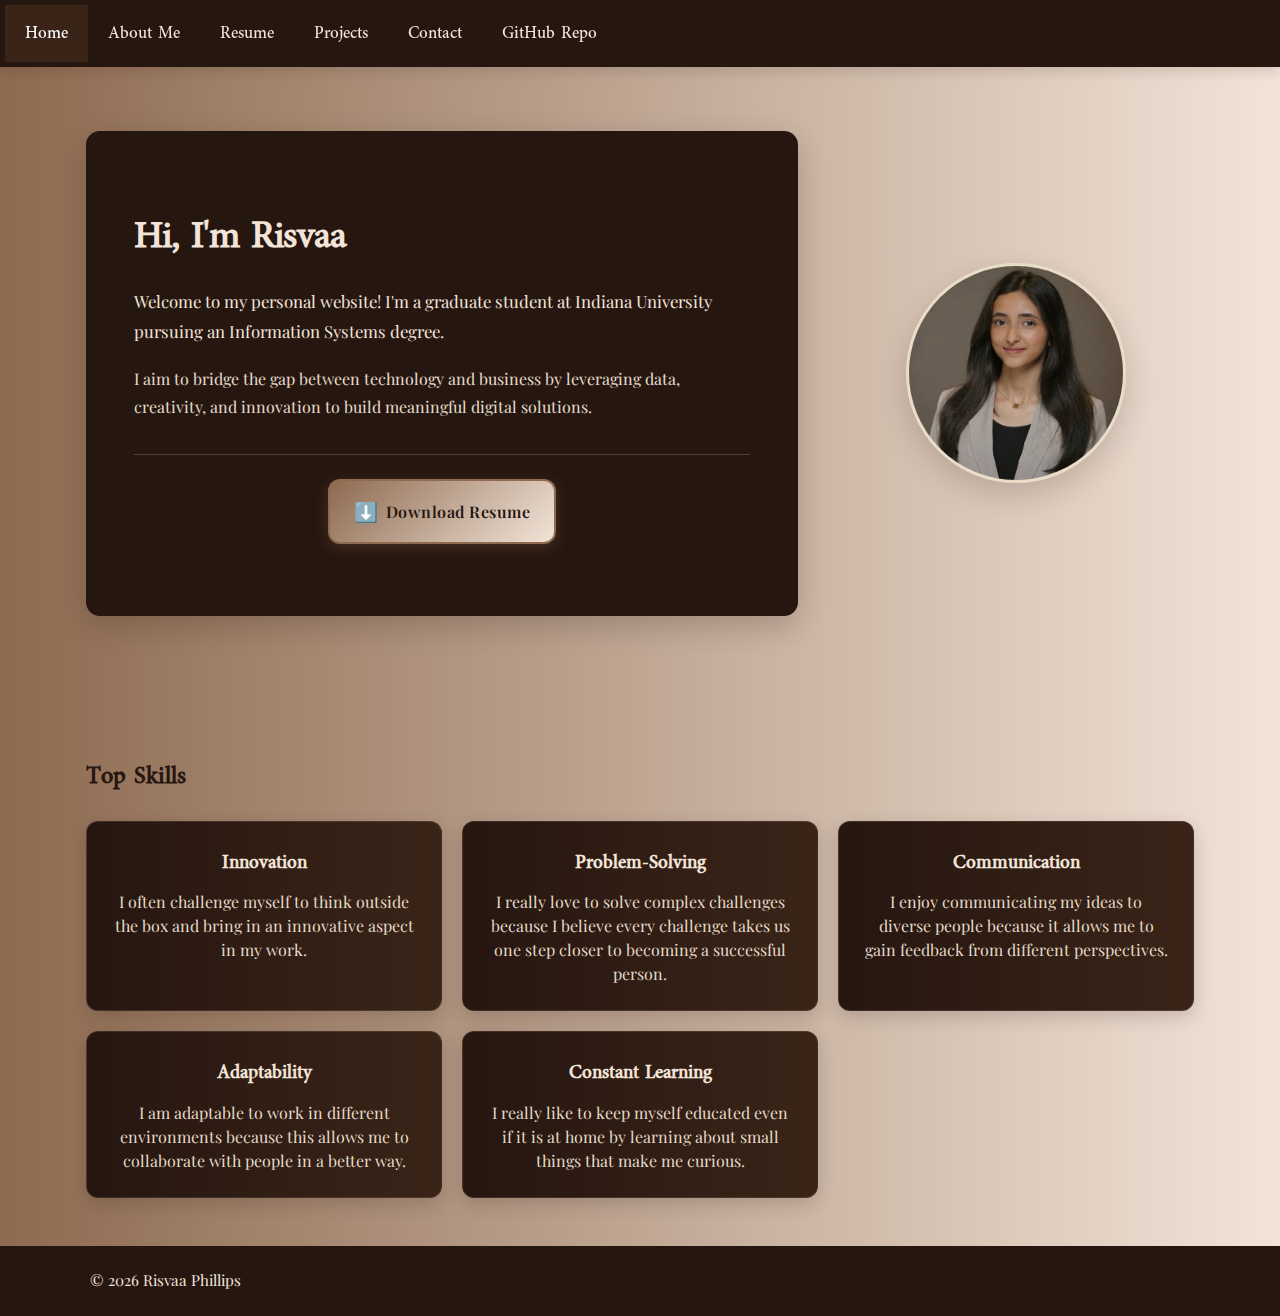
<file: index.html>
<!DOCTYPE html>
<html lang="en">
<head>
  <meta charset="UTF-8">
  <meta name="viewport" content="width=device-width, initial-scale=1">
  <title>Home | Risvaa Phillips</title>
  <link rel="preconnect" href="https://fonts.googleapis.com">
  <link rel="preconnect" href="https://fonts.gstatic.com" crossorigin>
  <link href="https://fonts.googleapis.com/css2?family=Shafarik:wght@400&family=Playfair+Display:wght@400;500;600;700&display=swap" rel="stylesheet">
  <link rel="stylesheet" href="styles.css">
</head>
<body>
  <div class="topnav" id="myTopnav">
    <a href="index.html" class="active">Home</a>
    <a href="about.html">About Me</a>
    <a href="resume.html">Resume</a>
    <a href="projects.html">Projects</a>
    <a href="contact.html">Contact</a>
    <a href="https://github.com/risvaaphillips9/AiDD-risvphil-assignment05" target="_blank">GitHub Repo</a>
    <a href="javascript:void(0);" class="icon" onclick="myFunction()">
      <i class="fa fa-bars"></i>
    </a>
  </div>

  <main class="container" role="main">
    <!-- Hero Section -->
    <section class="hero-section fade-in">
      <div class="hero-content">
        <div class="hero-text">
          <div class="hero-box">
            <h1 class="hero-heading">Hi, I'm Risvaa</h1>
            <p class="welcome-message">Welcome to my personal website! I'm a graduate student at Indiana University pursuing an Information Systems degree.</p>
            <p class="mission-statement">I aim to bridge the gap between technology and business by leveraging data, creativity, and innovation to build meaningful digital solutions.</p>
            
            <!-- Resume Button Section -->
            <div class="resume-actions">
              <div class="resume-button-container">
                <a href="Phillips_Risvaa_Resume.pdf" class="resume-btn primary" download>
                  <span class="btn-icon">⬇️</span>
                  <span class="btn-text">Download Resume</span>
                </a>
              </div>
            </div>
          </div>
        </div>
        <div class="hero-image">
          <img src="images/headshot.png" alt="Risvaa Phillips headshot" class="headshot">
        </div>
      </div>
    </section>

    <section class="skills-section fade-in">
      <h2>Top Skills</h2>
      <div class="skills-grid">
        <div class="skill-card">
          <h3>Innovation</h3>
          <p>I often challenge myself to think outside the box and bring in an innovative aspect in my work.</p>
        </div>
        <div class="skill-card">
          <h3>Problem-Solving</h3>
          <p>I really love to solve complex challenges because I believe every challenge takes us one step closer to becoming a successful person.</p>
        </div>
        <div class="skill-card">
          <h3>Communication</h3>
          <p>I enjoy communicating my ideas to diverse people because it allows me to gain feedback from different perspectives.</p>
        </div>
        <div class="skill-card">
          <h3>Adaptability</h3>
          <p>I am adaptable to work in different environments because this allows me to collaborate with people in a better way.</p>
        </div>
        <div class="skill-card">
          <h3>Constant Learning</h3>
          <p>I really like to keep myself educated even if it is at home by learning about small things that make me curious.</p>
        </div>
        <div class="skill-card">
          <h3>Leadership</h3>
          <p>I enjoy being a leader because it allows me to take on some pressure and organize my work into small manageable tasks.</p>
        </div>
      </div>
      <!-- CTAs removed as requested -->
    </section>
  </main>

  <footer class="site-footer" role="contentinfo">
    <div class="container">
      <p>© <span id="year"></span> Risvaa Phillips</p>
    </div>
  </footer>

  <script>
    document.getElementById('year').textContent = new Date().getFullYear();

    function myFunction() {
      var x = document.getElementById("myTopnav");
      if (x.className === "topnav") {
        x.className += " responsive";
      } else {
        x.className = "topnav";
      }
    }

    // Fade-in visibility for elements with .fade-in
    document.addEventListener('DOMContentLoaded', function () {
      var items = document.querySelectorAll('.fade-in');
      items.forEach(function (el, idx) {
        setTimeout(function () { el.classList.add('visible'); }, 120 * idx);
      });
    });
  </script>
  <script src="script.js"></script>
</body>
</html>
</file>
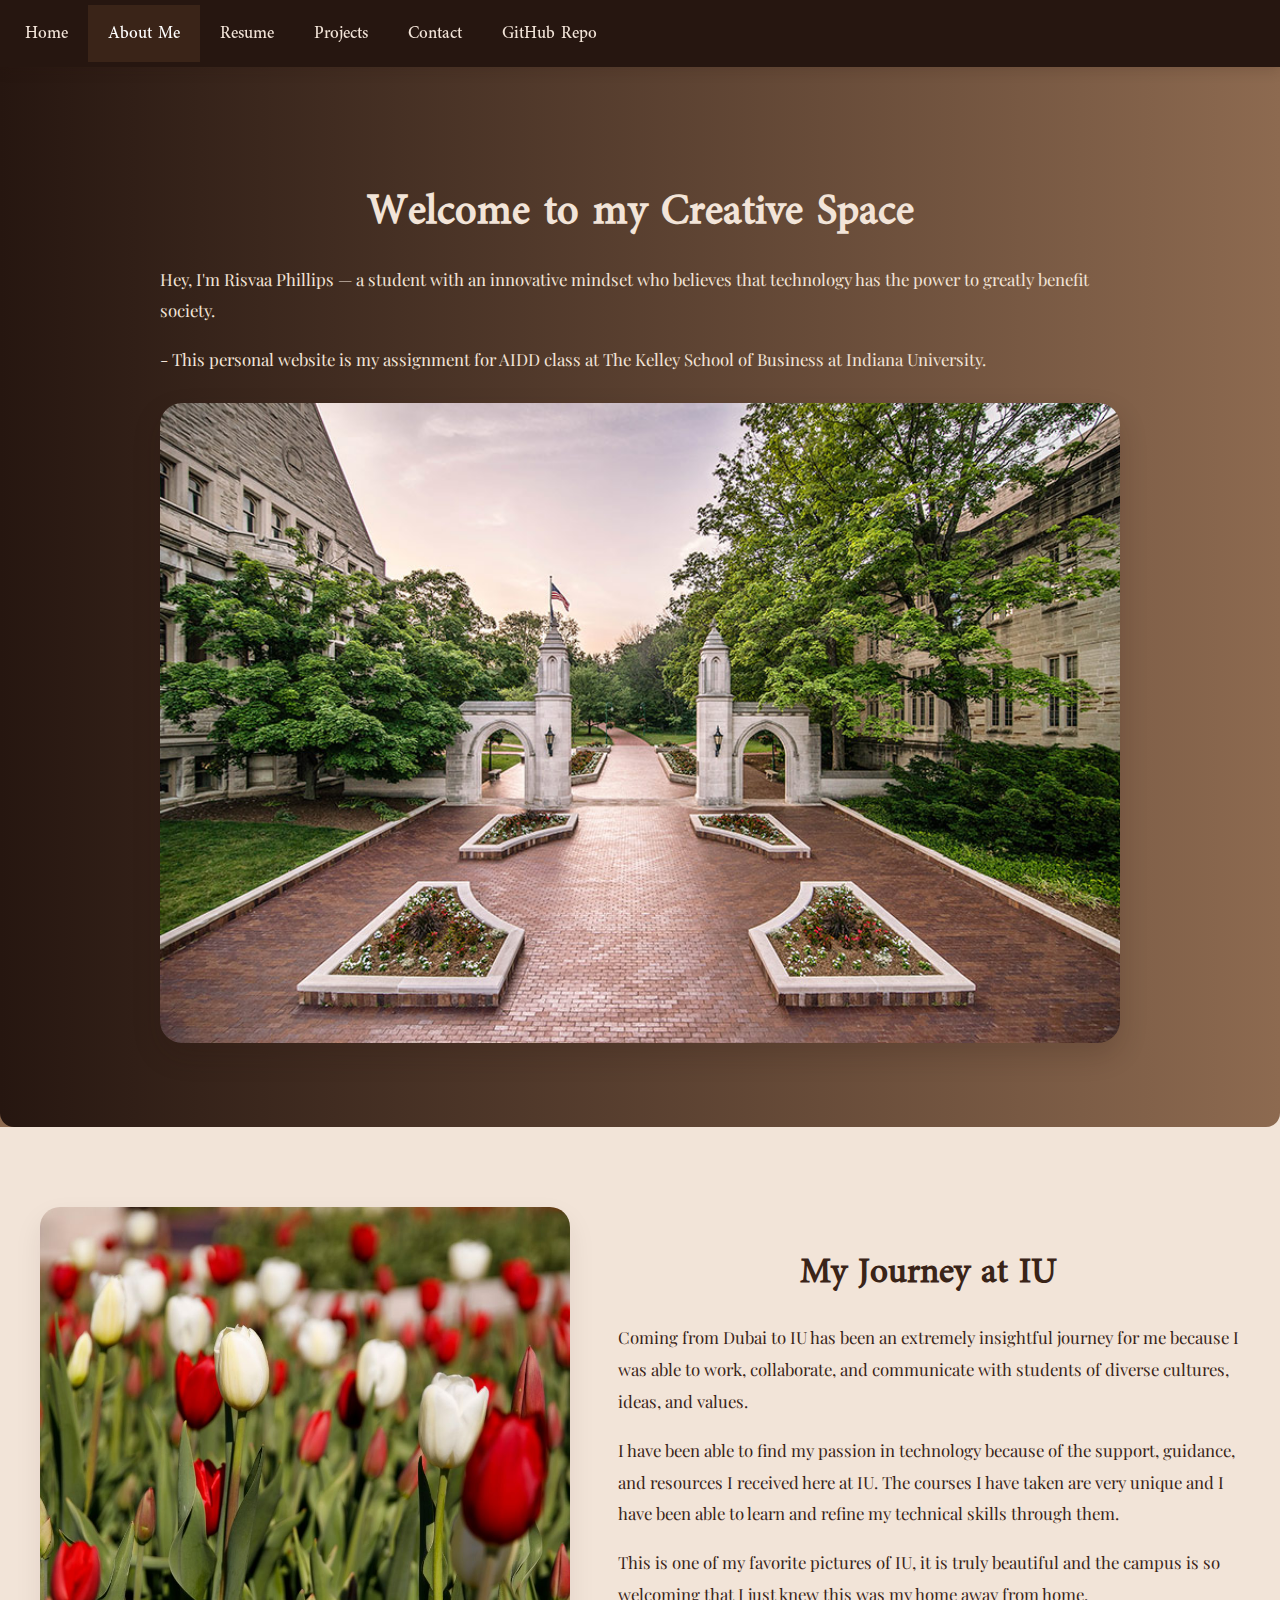
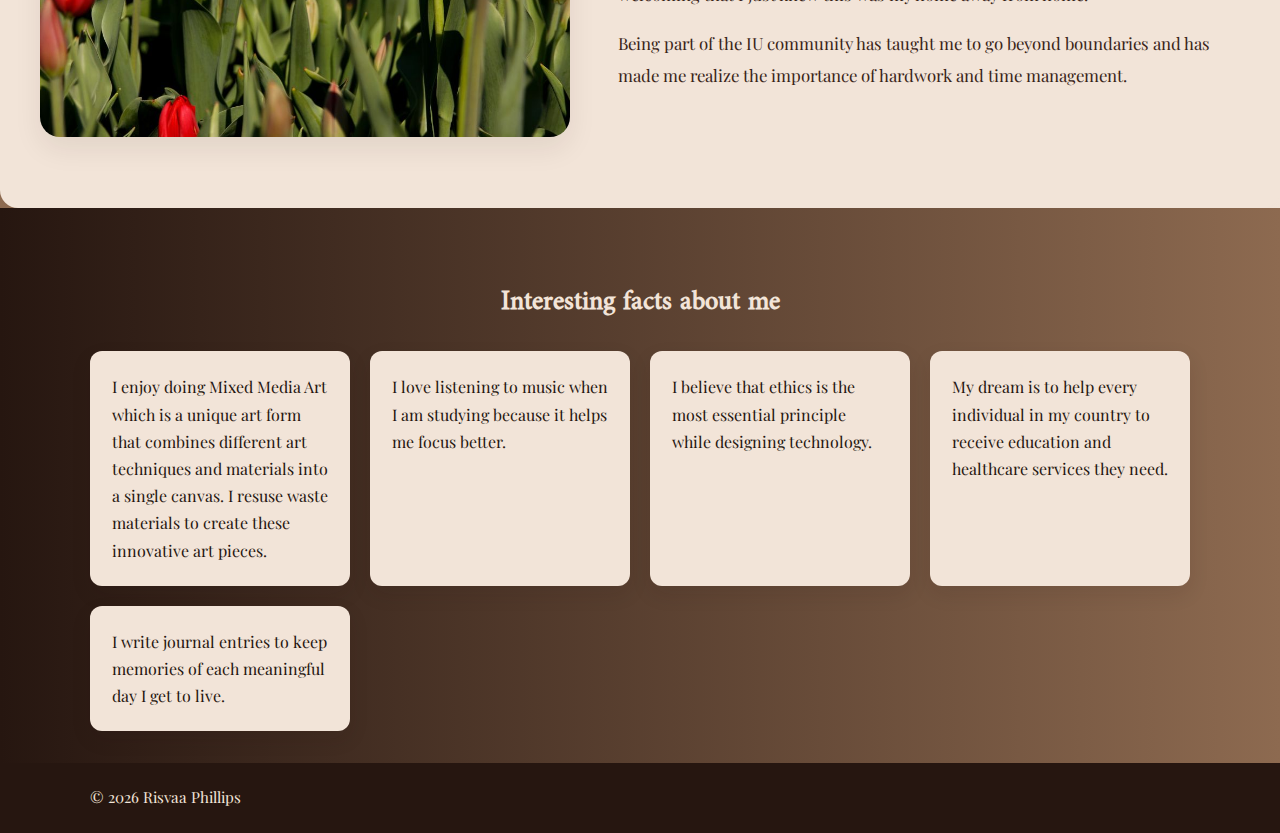
<file: about.html>
<!DOCTYPE html>
<html lang="en">
<head>
  <meta charset="UTF-8">
  <meta name="viewport" content="width=device-width, initial-scale=1">
  <title>About Me | Risvaa Phillips</title>
  <link rel="preconnect" href="https://fonts.googleapis.com">
  <link rel="preconnect" href="https://fonts.gstatic.com" crossorigin>
  <link href="https://fonts.googleapis.com/css2?family=Shafarik:wght@400&family=Playfair+Display:wght@400;500;600;700&display=swap" rel="stylesheet">
  <link rel="stylesheet" href="styles.css">
</head>
<body>
  <div class="topnav" id="myTopnav">
    <a href="index.html">Home</a>
    <a href="about.html" class="active">About Me</a>
    <a href="resume.html">Resume</a>
    <a href="projects.html">Projects</a>
    <a href="contact.html">Contact</a>
    <a href="https://github.com/risvaaphillips9/AiDD-risvphil-assignment05" target="_blank">GitHub Repo</a>
    <a href="javascript:void(0);" class="icon" onclick="myFunction()">
      <i class="fa fa-bars"></i>
    </a>
  </div>

  <main class="container" role="main">
    <!-- About Hero -->
    <section class="about-hero fade-in">
      <div class="about-hero-inner">
        <div class="about-hero-copy">
          <h1 class="about-title">Welcome to my Creative Space</h1>
          <p class="about-lead">Hey, I'm Risvaa Phillips — a student with an innovative mindset who believes that technology has the power to greatly benefit society.</p>
          <p class="about-note">- This personal website is my assignment for AIDD class at The Kelley School of Business at Indiana University.</p>
          
          
          <img src="images/sample.jpg" alt="sample" class="about-sample">
        </div>
      </div>
    </section>

    <!-- Journey Section -->
    <section class="journey-section">
      <div class="journey-inner container-flex">
        <div class="journey-image">
          <img src="images/tulip.jpg" alt="IU campus" class="journey-img">
        </div>
        <div class="journey-copy">
          <h2 class="journey-title">My Journey at IU</h2>
          <p>Coming from Dubai to IU has been an extremely insightful journey for me because I was able to work, collaborate, and communicate with students of diverse cultures, ideas, and values.</p>
          <p>I have been able to find my passion in technology because of the support, guidance, and resources I received here at IU. The courses I have taken are very unique and I have been able to learn and refine my technical skills through them.</p>
          <p>This is one of my favorite pictures of IU, it is truly beautiful and the campus is so welcoming that I just knew this was my home away from home.</p>
          <p>Being part of the IU community has taught me to go beyond boundaries and has made me realize the importance of hardwork and time management.</p>
        </div>
      </div>
    </section>

    <!-- Facts Section -->
    <section class="facts-section">
      <div class="facts-inner">
  <h2 class="facts-title">Interesting facts about me</h2>
        <div class="facts-grid">
          <div class="fact-box">I enjoy doing Mixed Media Art which is a unique art form that combines different art techniques and materials into a single canvas. I resuse waste materials to create these innovative art pieces.</div>
          <div class="fact-box">I love listening to music when I am studying because it helps me focus better.</div>
          <div class="fact-box">I believe that ethics is the most essential principle while designing technology.</div>
          <div class="fact-box">My dream is to help every individual in my country to receive education and healthcare services they need.</div>
          <div class="fact-box">I write journal entries to keep memories of each meaningful day I get to live.</div>
        </div>
      </div>
    </section>
  </main>

  <footer class="site-footer" role="contentinfo">
    <div class="container">
      <p>© <span id="year"></span> Risvaa Phillips</p>
    </div>
  </footer>

  <script>
    document.getElementById('year').textContent = new Date().getFullYear();
    
    function myFunction() {
      var x = document.getElementById("myTopnav");
      if (x.className === "topnav") {
        x.className += " responsive";
      } else {
        x.className = "topnav";
      }
    }
  </script>
  <script src="script.js"></script>
</body>
</html>
</file>
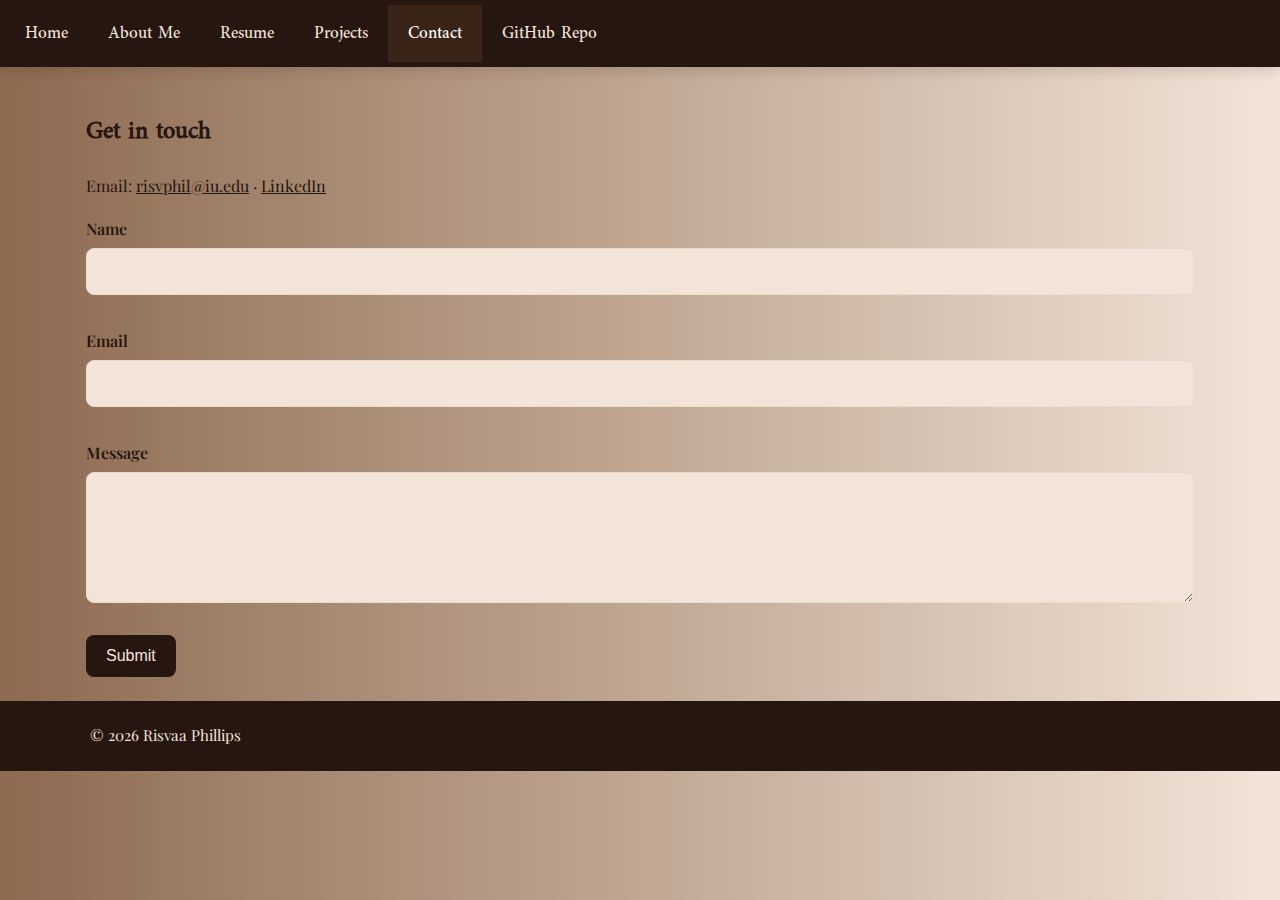
<file: contact.html>
<!DOCTYPE html>
<html lang="en">
<head>
  <meta charset="UTF-8">
  <meta name="viewport" content="width=device-width, initial-scale=1">
  <title>Contact | Risvaa Phillips</title>
  <link rel="preconnect" href="https://fonts.googleapis.com">
  <link rel="preconnect" href="https://fonts.gstatic.com" crossorigin>
  <link href="https://fonts.googleapis.com/css2?family=Shafarik:wght@400&family=Playfair+Display:wght@400;500;600;700&display=swap" rel="stylesheet">
  <link rel="stylesheet" href="styles.css">
</head>
<body>
  <div class="topnav" id="myTopnav">
    <a href="index.html">Home</a>
    <a href="about.html">About Me</a>
    <a href="resume.html">Resume</a>
    <a href="projects.html">Projects</a>
    <a href="contact.html" class="active">Contact</a>
    <a href="https://github.com/risvaaphillips9/personal-website" target="_blank">GitHub Repo</a>
    <a href="javascript:void(0);" class="icon" onclick="myFunction()">
      <i class="fa fa-bars"></i>
    </a>
  </div>

  <main class="container" role="main">
    <section class="fade-in">
      <h2>Get in touch</h2>
      <p>Email: <a href="mailto:risvphil@iu.edu">risvphil@iu.edu</a> · <a href="https://www.linkedin.com/in/risvaaphillips/" target="_blank" rel="noopener">LinkedIn</a></p>
      <form id="contact-form" action="thankyou.html" method="get" novalidate>
        <div class="form-field">
          <label for="name">Name</label>
          <input id="name" name="name" type="text" required>
          <small class="error" aria-live="polite"></small>
        </div>
        <div class="form-field">
          <label for="email">Email</label>
          <input id="email" name="email" type="email" required pattern="^[^\s@]+@[^\s@]+\.[^\s@]+$">
          <small class="error" aria-live="polite"></small>
        </div>
        <div class="form-field">
          <label for="message">Message</label>
          <textarea id="message" name="message" rows="5" required></textarea>
          <small class="error" aria-live="polite"></small>
        </div>
        <button type="submit">Submit</button>
      </form>
    </section>
  </main>

  <footer class="site-footer" role="contentinfo">
    <div class="container">
      <p>© <span id="year"></span> Risvaa Phillips</p>
    </div>
  </footer>

  <script>
    document.getElementById('year').textContent = new Date().getFullYear();
    
    function myFunction() {
      var x = document.getElementById("myTopnav");
      if (x.className === "topnav") {
        x.className += " responsive";
      } else {
        x.className = "topnav";
      }
    }

    const form = document.getElementById('contact-form');
    const name = document.getElementById('name');
    const email = document.getElementById('email');
    const message = document.getElementById('message');

    function showError(input, message) {
      const container = input.parentElement;
      const error = container.querySelector('.error');
      if (error) {
        error.textContent = message || '';
      }
    }

    function clearError(input) { showError(input, ''); }

    form.addEventListener('submit', function (e) {
      let valid = true;

      [name, email, message].forEach((input) => {
        if (!input.checkValidity()) {
          valid = false;
          showError(input, input.validationMessage);
        } else {
          clearError(input);
        }
      });

      if (!valid) {
        e.preventDefault();
      }
    });
  </script>
  <script src="script.js"></script>
</body>
</html>
</file>
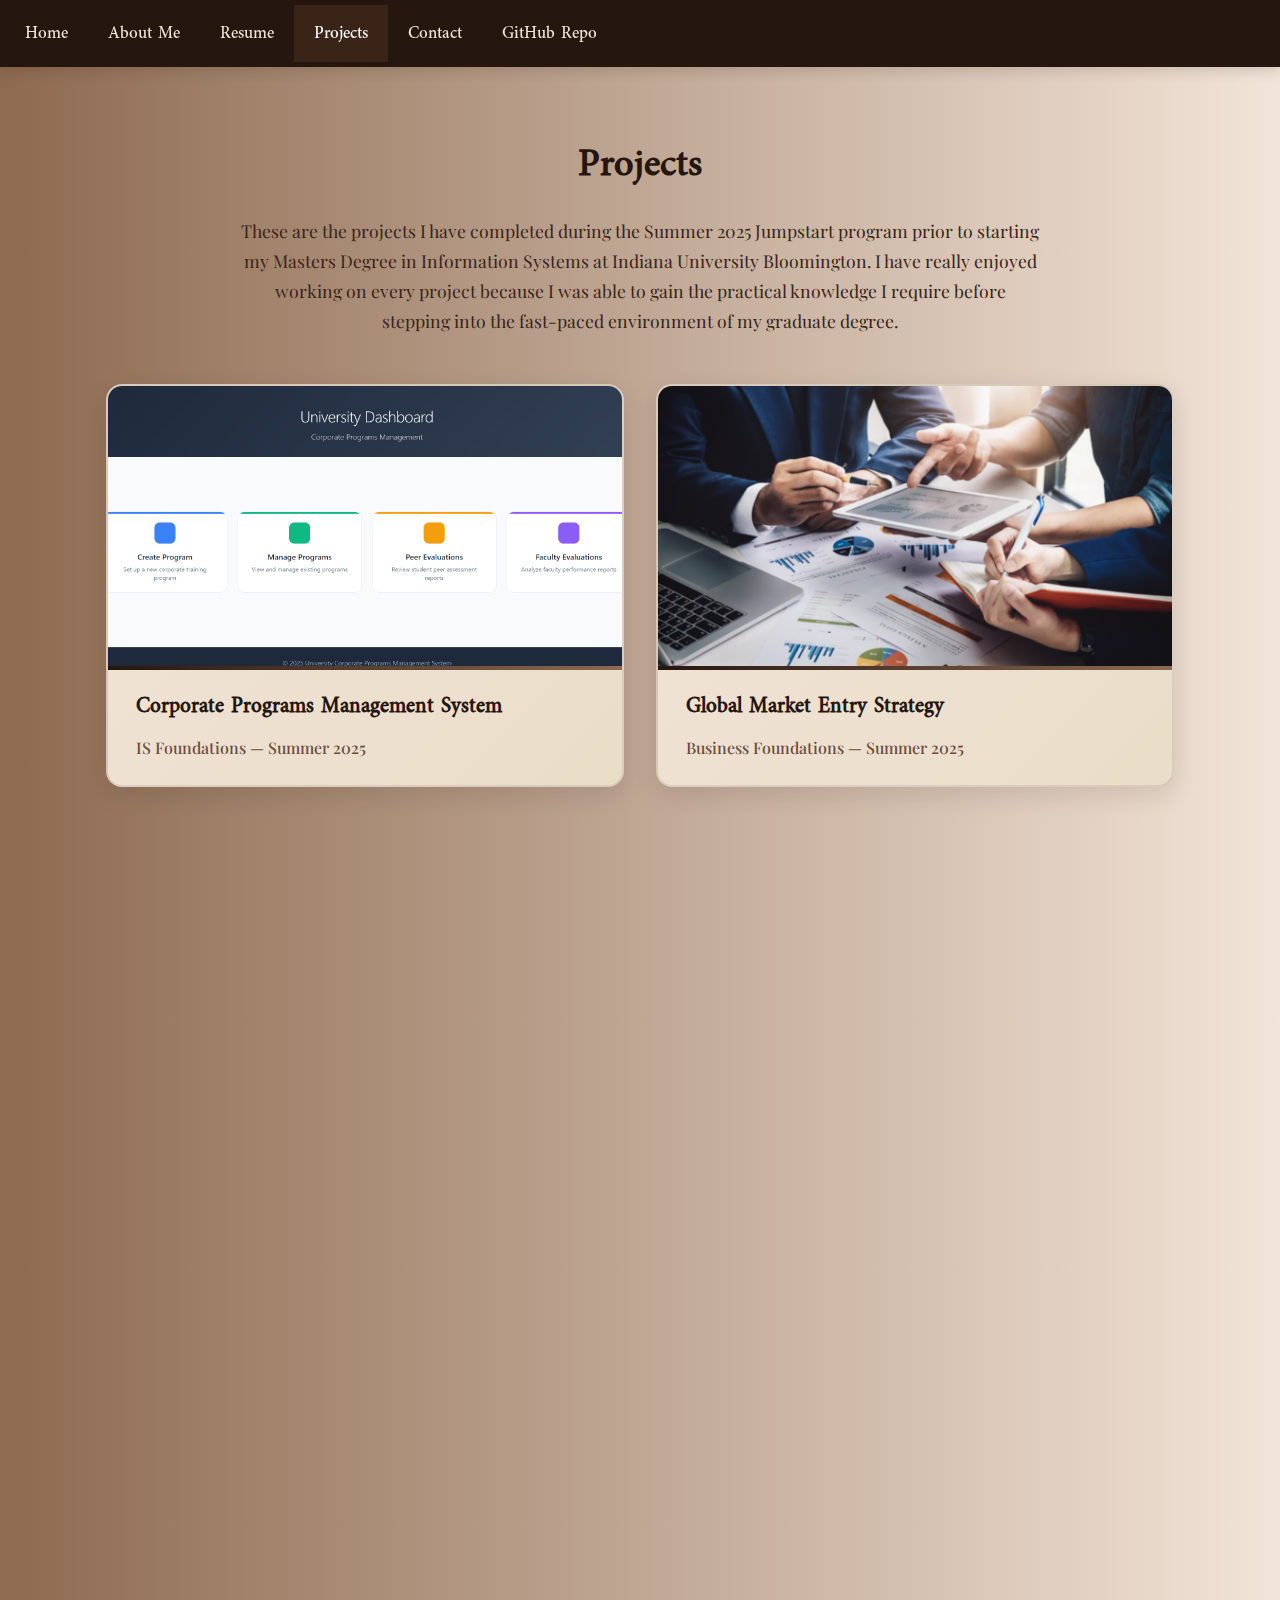
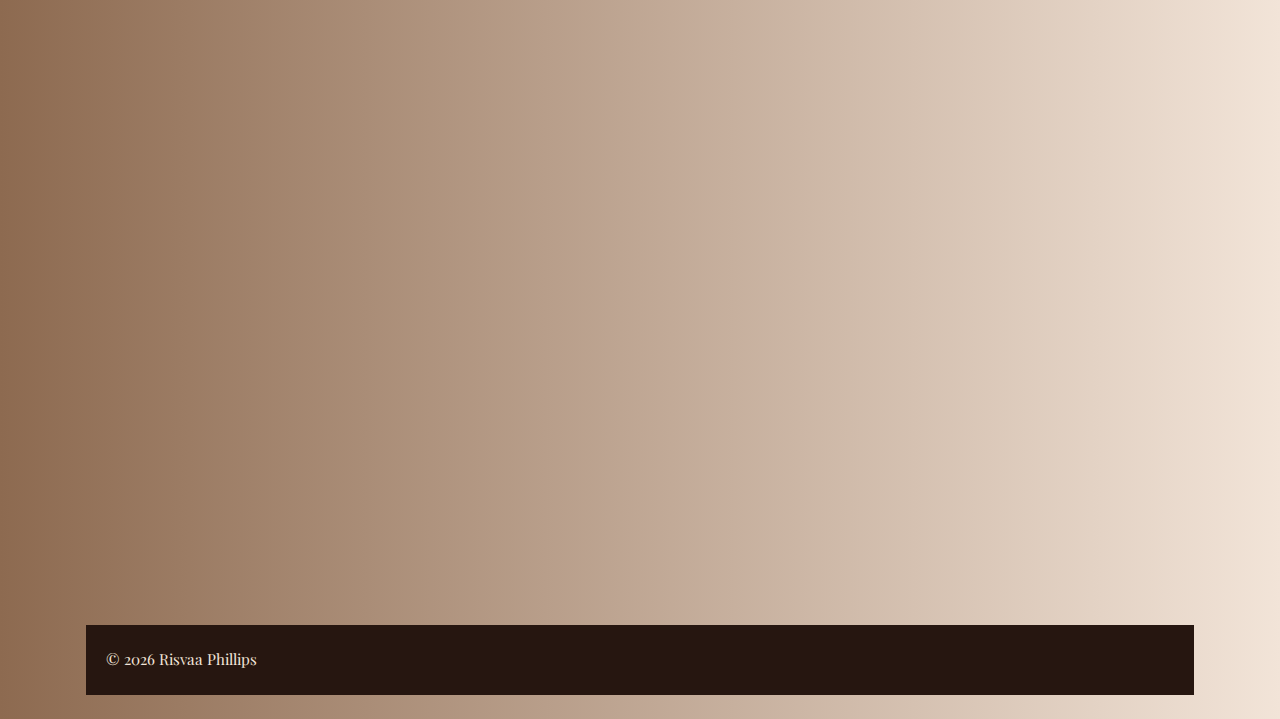
<file: projects.html>
<!DOCTYPE html>
<html lang="en">
<head>
	<meta charset="utf-8" />
	<meta name="viewport" content="width=device-width, initial-scale=1" />
	<title>Projects | Risvaa Phillips</title>
	<link rel="preconnect" href="https://fonts.googleapis.com">
	<link rel="preconnect" href="https://fonts.gstatic.com" crossorigin>
	<link href="https://fonts.googleapis.com/css2?family=Shafarik:wght@400&family=Playfair+Display:wght@400;500;600;700&display=swap" rel="stylesheet">
	<link rel="stylesheet" href="styles.css">
</head>
<body>
	<div class="topnav" id="myTopnav">
		<a href="index.html">Home</a>
		<a href="about.html">About Me</a>
		<a href="resume.html">Resume</a>
		<a href="projects.html" class="active">Projects</a>
		<a href="contact.html">Contact</a>
		<a href="https://github.com/risvaaphillips9/personal-website" target="_blank">GitHub Repo</a>
		<a href="javascript:void(0);" class="icon" onclick="myFunction()">
			<i class="fa fa-bars"></i>
		</a>
	</div>

		<main class="container" role="main">
				<!-- Projects Introduction -->
				<div class="projects">
					<div class="projects-intro fade-in">
						<h1>Projects</h1>
						<p>
							These are the projects I have completed during the Summer 2025 Jumpstart program prior to starting my Masters Degree in Information Systems at Indiana University
							Bloomington.
							I have really enjoyed working on every project because I was able to gain the practical knowledge I require before stepping into the fast-paced environment of my graduate degree.
						</p>
						
					</div>

					<!-- Projects Gallery -->
					<div class="projects-gallery">
						<figure class="fade-in">
							<a href="#project-dashboard">
								<img src="images/project1.png" alt="Corporate Programs Management System" />
								<figcaption>
									<h3>Corporate Programs Management System</h3>
									<p>IS Foundations &mdash; Summer 2025</p>
								</figcaption>
							</a>
						</figure>
						<figure class="fade-in">
							<a href="#project-strategy">
								<img src="images/project2.png" alt="Global Market Entry Strategy" />
								<figcaption>
									<h3>Global Market Entry Strategy</h3>
									<p>Business Foundations &mdash; Summer 2025</p>
								</figcaption>
							</a>
						</figure>
					</div>

					<article id="project-dashboard" class="project-detail fade-in">
						<h2>Corporate Programs Management System</h2>
						<h3>Our Project</h3>
						<p>This project required us to demonstrate a complete understanding of the information systems development lifecycle (SDLC). Our prototype focused on building a system that manages corporate training programs offered by the university. The solution enables administrators to create courses, upload student data, auto-assign students to course sections, and generate dynamic enrollment reports, all while ensuring scalability and clean data architecture.</p>

						<h3>Big Points</h3>
						<ul>
							<li>Python Console Application: Core logic for adding courses, enrolling students, and generating reports.</li>
							<li>HTML Interface: Fully navigational frontend allowing users to upload data files and view summaries.</li>
							<li>PostgreSQL Database Schema: Robust relational design supporting multiple programs, cohorts, and sections with referential integrity.</li>
							<li>Presentation Deck & Documentation: Included use case diagrams, ERD, sequence diagrams, and user stories.</li>
						</ul>
					</article>

					<article id="project-strategy" class="project-detail fade-in">
						<h2>Global Market Entry Strategy</h2>
						<h3>Our Project</h3>
						<p>The project focused on developing a comprehensive market entry strategy for a new product entering the U.S. market. Working as part of a four-person consulting team, we analyzed emerging consumer trends, benchmarked successful case studies, and identified feasible positioning strategies for a premium international product seeking entry into competitive retail and hospitality channels.</p>

						<h3>Big Points</h3>
						<ul>
							<li>Full market and competitor analysis</li>
							<li>Consumer segmentation profiles and persona grids</li>
							<li>Strategic recommendations for brand positioning, partnerships, and experiential marketing</li>
							<li>Final client presentation summarizing insights, analysis, and implementation roadmap</li>
						</ul>
					</article>
				</div>

		
	<footer class="site-footer" role="contentinfo">
		<div class="container">
			<p>© <span id="year"></span> Risvaa Phillips</p>
		</div>
	</footer>

	<script>
		document.getElementById('year').textContent = new Date().getFullYear();
		function myFunction() {
			var x = document.getElementById("myTopnav");
			if (x.className === "topnav") {
				x.className += " responsive";
			} else {
				x.className = "topnav";
			}
		}
	</script>
	<script src="script.js"></script>
</body>
</html>
</file>
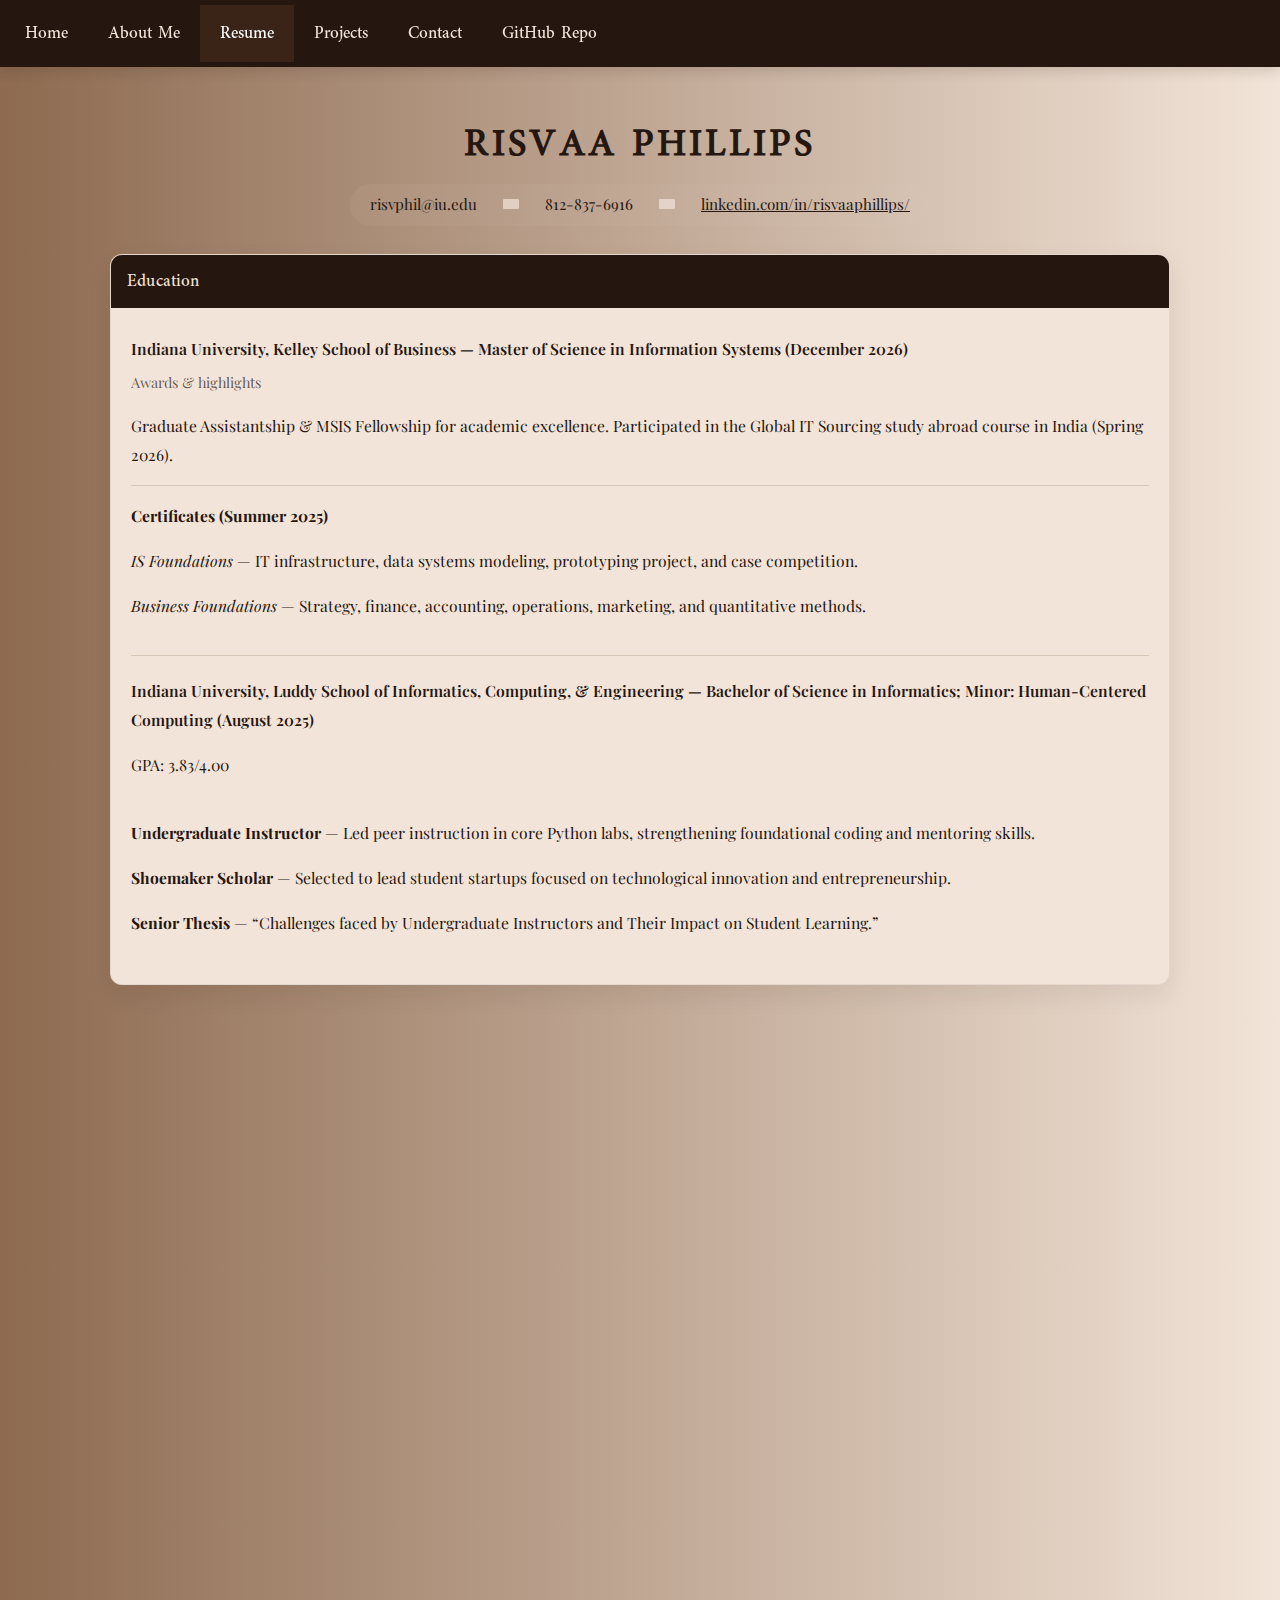
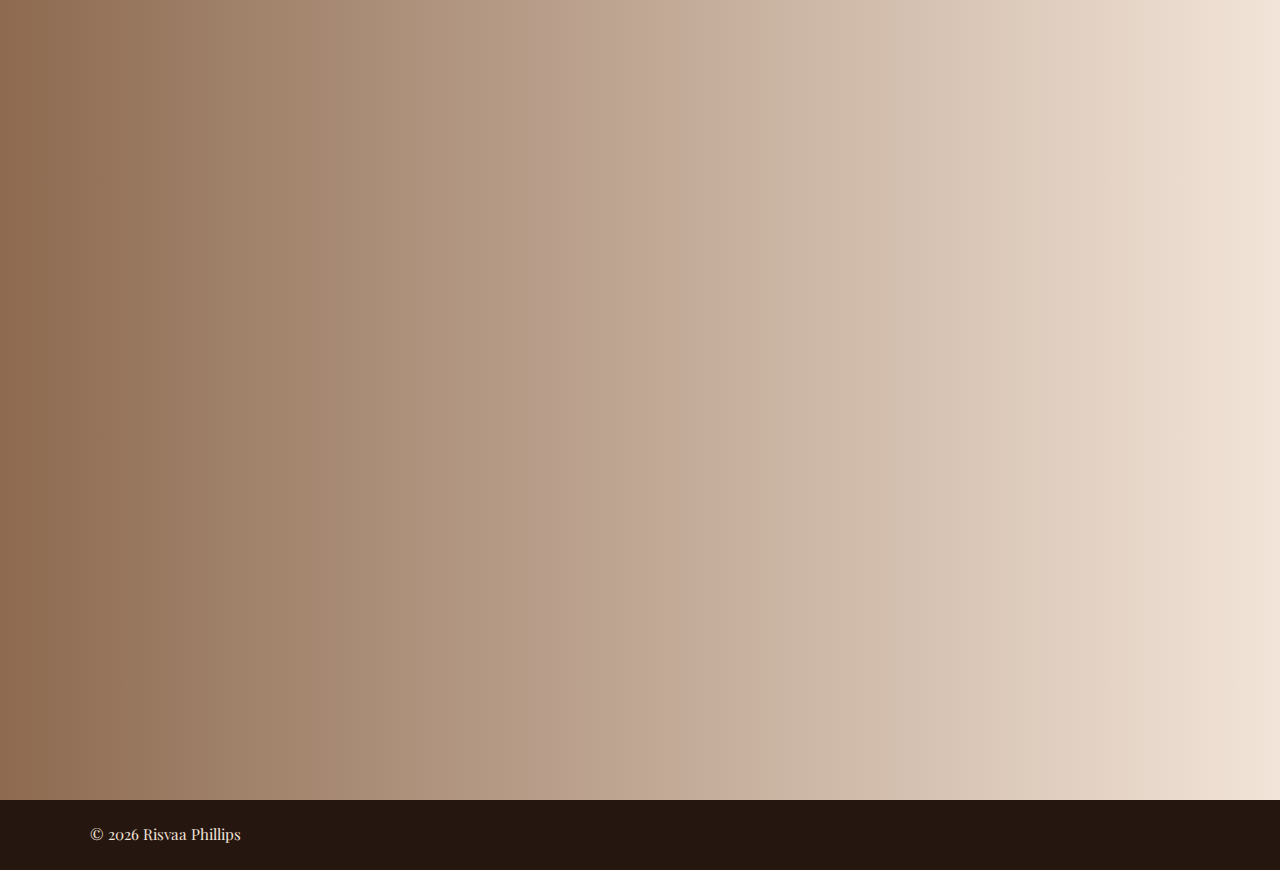
<file: resume.html>
<!DOCTYPE html>
<html lang="en">
<head>
  <meta charset="UTF-8" />
  <meta name="viewport" content="width=device-width, initial-scale=1" />
  <title>Resume | Risvaa Phillips</title>
  <link rel="preconnect" href="https://fonts.googleapis.com" />
  <link rel="preconnect" href="https://fonts.gstatic.com" crossorigin />
  <link href="https://fonts.googleapis.com/css2?family=Shafarik:wght@400&family=Playfair+Display:wght@400;500;600;700&display=swap" rel="stylesheet">
  <link rel="stylesheet" href="styles.css" />
  <style>
    /* Resume-specific card layout styles (keeps global palette & fonts) */
    :root {
      --brown: #261610;
      --beige: #F2E4D8;
      --accent: #8d6a50;
      --card-radius: 12px;
    }

    main.resume-container { padding: 36px 20px; max-width: 1100px; margin: 0 auto; }

    /* Top header */
    .resume-top {
      text-align: center;
      margin: 8px 0 28px;
    }
    .resume-name {
      font-family: 'Shafarik', serif;
      color: var(--brown);
      font-size: 2.4rem;
      letter-spacing: 0.08em;
      text-transform: uppercase;
      margin: 0 0 8px;
    }
    .resume-contact {
      font-family: 'Playfair Display', serif;
      color: var(--brown);
      font-size: 0.95rem;
      display: inline-flex;
      gap: 12px;
      align-items: center;
      justify-content: center;
      flex-wrap: wrap;
      background: linear-gradient(90deg, rgba(242,228,216,0.06), rgba(242,228,216,0.02));
      padding: 8px 12px;
      border-radius: 999px;
    }
    .resume-contact span {
      padding: 0 8px;
      color: var(--brown);
    }
    .resume-contact .sep {
      color: var(--beige);
      background: var(--beige);
      height: 10px;
      width: 1px;
      display: inline-block;
      opacity: 0.7;
      border-radius: 1px;
      transform: translateY(-1px);
      margin: 0 6px;
    }

    /* Grid of cards */
    .cards-grid {
      display: grid;
      grid-template-columns: repeat(2, 1fr);
      gap: 20px;
      align-items: start;
    }

    .resume-card {
      background: var(--beige);
      border-radius: var(--card-radius);
      box-shadow: 0 10px 24px rgba(38,22,16,0.08);
      overflow: hidden;
      transition: transform 240ms ease, box-shadow 240ms ease;
      border: 1px solid rgba(38,22,16,0.06);
    }
    .resume-card:hover {
      transform: translateY(-6px);
      box-shadow: 0 18px 36px rgba(38,22,16,0.14);
    }

    .card-header {
      background: var(--brown);
      color: var(--beige);
      padding: 12px 16px;
      font-family: 'Shafarik', serif;
      font-weight: 400;
      font-size: 1.05rem;
      letter-spacing: 0.01em;
    }

    .card-body {
      padding: 18px 20px 24px;
      font-family: 'Playfair Display', serif;
      color: var(--brown);
      line-height: 1.85;
      font-size: 0.98rem;
    }

    /* Divider between entries inside a card */
    .entry {
      padding: 8px 0;
    }
    .divider {
      height: 1px;
      background: var(--accent);
      margin: 12px 0;
      opacity: 0.25;
      border-radius: 2px;
    }

    /* Make Education & Experience span both columns on larger view if desired */
    .span-2 { grid-column: 1 / -1; }

    /* Animations: slide-up on scroll (works with .fade-in.visible or script.js observer) */
    .card-fade { opacity: 0; transform: translateY(12px); transition: opacity 700ms ease, transform 700ms ease; }
    .card-fade.visible { opacity: 1; transform: translateY(0); }

    /* Responsive */
    @media (max-width: 880px) {
      .cards-grid { grid-template-columns: 1fr; }
      .resume-contact { padding: 10px 16px; }
    }

    /* Small indentation style for lines (no bullets) */
    .muted-label {
      display: block;
      color: rgba(38,22,16,0.7);
      font-size: 0.9rem;
      margin-bottom: 6px;
    }
    .entry-strong {
      font-weight: 600;
      display: block;
      margin-bottom: 6px;
      color: var(--brown);
    }

    /* PDF Viewer Styles */
    .pdf-viewer-actions {
      margin-top: 24px;
      display: flex;
      gap: 16px;
      justify-content: center;
      flex-wrap: wrap;
    }

    .pdf-viewer-btn {
      display: inline-flex;
      align-items: center;
      gap: 8px;
      padding: 12px 24px;
      border-radius: 10px;
      text-decoration: none;
      font-family: 'Shafarik', serif;
      font-weight: 500;
      font-size: 0.95rem;
      transition: all 300ms ease;
      border: none;
      cursor: pointer;
      min-width: 160px;
      justify-content: center;
      position: relative;
      overflow: hidden;
    }

    .pdf-viewer-btn::before {
      content: '';
      position: absolute;
      top: 0;
      left: -100%;
      width: 100%;
      height: 100%;
      background: linear-gradient(90deg, transparent, rgba(255,255,255,0.2), transparent);
      transition: left 500ms ease;
    }

    .pdf-viewer-btn:hover::before {
      left: 100%;
    }

    .pdf-viewer-btn.primary {
      background: linear-gradient(135deg, var(--accent), var(--beige));
      color: var(--brown);
      border: 2px solid var(--accent);
      box-shadow: 0 4px 15px rgba(141,106,80,0.3);
    }

    .pdf-viewer-btn.primary:hover {
      transform: translateY(-2px) scale(1.05);
      box-shadow: 0 8px 25px rgba(141,106,80,0.4);
      background: linear-gradient(135deg, var(--beige), var(--accent));
    }

    .pdf-viewer-btn.secondary {
      background: linear-gradient(135deg, var(--brown), #3a2418);
      color: var(--beige);
      border: 2px solid var(--brown);
      box-shadow: 0 4px 15px rgba(38,22,16,0.3);
    }

    .pdf-viewer-btn.secondary:hover {
      transform: translateY(-2px) scale(1.05);
      box-shadow: 0 8px 25px rgba(38,22,16,0.4);
      background: linear-gradient(135deg, #3a2418, var(--brown));
    }

    /* Responsive PDF Viewer Button */
    @media (max-width: 768px) {
      .pdf-viewer-actions {
        flex-direction: column;
        align-items: center;
      }
      
      .pdf-viewer-btn {
        width: 100%;
        max-width: 280px;
      }
    }
  </style>
</head>
<body>
  <div class="topnav" id="myTopnav">
    <a href="index.html">Home</a>
    <a href="about.html">About Me</a>
    <a href="resume.html" class="active">Resume</a>
    <a href="projects.html">Projects</a>
    <a href="contact.html">Contact</a>
    <a href="https://github.com/risvaaphillips9/personal-website" target="_blank">GitHub Repo</a>
    <a href="javascript:void(0);" class="icon" onclick="myFunction()">
      <i class="fa fa-bars"></i>
    </a>
  </div>

  <main class="resume-container" role="main">
    <header class="resume-top">
      <h1 class="resume-name">RISVAA PHILLIPS</h1>
      <div class="resume-contact" aria-label="contact information">
        <span>risvphil@iu.edu</span>
        <span class="sep" aria-hidden="true"></span>
        <span>812-837-6916</span>
        <span class="sep" aria-hidden="true"></span>
        <span><a href="https://www.linkedin.com/in/risvaaphillips/" target="_blank" rel="noopener" style="color:inherit;text-decoration:underline;">linkedin.com/in/risvaaphillips/</a></span>
      </div>
      
    </header>


    <section class="cards-grid">
      <!-- Education (span both columns) -->
      <article class="resume-card span-2 card-fade fade-in" tabindex="0" aria-labelledby="edu-heading">
        <div class="card-header" id="edu-heading">Education</div>
        <div class="card-body">
          <div class="entry">
            <span class="entry-strong">Indiana University, Kelley School of Business — Master of Science in Information Systems (December 2026)</span>
            <span class="muted-label">Awards & highlights</span>
            <p>Graduate Assistantship & MSIS Fellowship for academic excellence. Participated in the Global IT Sourcing study abroad course in India (Spring 2026).</p>
            <div class="divider" role="separator"></div>
            <p><strong>Certificates (Summer 2025)</strong></p>
            <p><em>IS Foundations</em> — IT infrastructure, data systems modeling, prototyping project, and case competition.</p>
            <p><em>Business Foundations</em> — Strategy, finance, accounting, operations, marketing, and quantitative methods.</p>
          </div>

          <div class="divider" role="separator"></div>

          <div class="entry">
            <span class="entry-strong">Indiana University, Luddy School of Informatics, Computing, & Engineering — Bachelor of Science in Informatics; Minor: Human-Centered Computing (August 2025)</span>
            <p>GPA: 3.83/4.00</p>
            <div style="height:8px;"></div>
            <p><strong>Undergraduate Instructor</strong> — Led peer instruction in core Python labs, strengthening foundational coding and mentoring skills.</p>
            <p><strong>Shoemaker Scholar</strong> — Selected to lead student startups focused on technological innovation and entrepreneurship.</p>
            <p><strong>Senior Thesis</strong> — “Challenges faced by Undergraduate Instructors and Their Impact on Student Learning.”</p>
          </div>
        </div>
      </article>

      <!-- Experience -->
      <article class="resume-card card-fade fade-in" tabindex="0" aria-labelledby="exp-heading">
        <div class="card-header" id="exp-heading">Experience</div>
        <div class="card-body">
          <div class="entry">
            <span class="entry-strong">Indiana University — Luddy Pacesetter (Oct 2024 – May 2025)</span>
            <p>Promoted inclusivity and diversity through outreach, recruitment, and retention initiatives designed to create a welcoming environment for prospective and current students.</p>
            <p>Collaborated with faculty, staff, and student peers to highlight Luddy School academic offerings, research opportunities, and career pathways.</p>
          </div>

          <div class="divider" role="separator"></div>

          <div class="entry">
            <span class="entry-strong">Elite Execution — Co-Founder (Dubai, U.A.E.) (Jul 2023 – Dec 2023)</span>
            <p>Executed a digital marketing strategy that reached 200+ potential clients and generated 30 qualified project inquiries.</p>
            <p>Designed 20+ logo and brand systems, achieving a 95% client satisfaction rate by aligning creative direction with client needs.</p>
          </div>
        </div>
      </article>

      <!-- Projects -->
      <article class="resume-card card-fade fade-in" tabindex="0" aria-labelledby="proj-heading">
        <div class="card-header" id="proj-heading">Academic Projects</div>
        <div class="card-body">
          <div class="entry">
            <span class="entry-strong">Ski City Resort Management System (Jan 2025 – May 2025)</span>
            <p>Designed and deployed a full-stack Flask &amp; MariaDB application featuring dynamic availability dashboards and real-time inventory visibility to replace manual reservation workflows.</p>
          </div>

          <div class="divider" role="separator"></div>

          <div class="entry">
            <span class="entry-strong">Responsive Personal Portfolio Website (Jan 2025 – May 2025)</span>
            <p>Built an accessible, mobile-first portfolio using semantic HTML and responsive CSS with flexbox layouts and smooth scrolling behavior.</p>
          </div>
        </div>
      </article>

      <!-- Technical Skills -->
      <article class="resume-card card-fade fade-in" tabindex="0" aria-labelledby="skills-heading">
        <div class="card-header" id="skills-heading">Technical Skills</div>
        <div class="card-body">
          <div class="entry">
            <p><strong>Programming &amp; Data Analysis:</strong> Python, SQL, HTML/CSS, Excel, Google Data Studio, RStudio</p>
          </div>
          <div class="divider" role="separator"></div>
          <div class="entry">
            <p><strong>Web &amp; Application Development:</strong> Flask, Bootstrap, Git/GitHub, Command Line</p>
          </div>
          <div class="divider" role="separator"></div>
          <div class="entry">
            <p><strong>UX/UI &amp; Design:</strong> Figma, Adobe Creative Suite, User Research, Wireframing, Usability Testing</p>
          </div>
        </div>
      </article>

      <!-- Additional -->
      <article class="resume-card span-2 card-fade fade-in" tabindex="0" aria-labelledby="add-heading">
        <div class="card-header" id="add-heading">Additional</div>
        <div class="card-body">
          <div class="entry">
            <p>Developed a phased Undergraduate Instructor Handbook for the Luddy School, integrating pedagogical strategies and feedback techniques to support 50+ instructors. The handbook is designed for modular adoption across lab courses and includes practical workflows and assessment suggestions.</p>
          </div>
        </div>
      </article>
    </section>
  </main>

  <footer class="site-footer" role="contentinfo">
    <div class="container">
      <p>© <span id="year"></span> Risvaa Phillips</p>
    </div>
  </footer>

  <script>
    document.getElementById('year').textContent = new Date().getFullYear();

    function myFunction() {
      var x = document.getElementById("myTopnav");
      if (x.className === "topnav") {
        x.className += " responsive";
      } else {
        x.className = "topnav";
      }
    }

    // Apply simple fade-in for card elements if observer from script.js not present
    document.addEventListener('DOMContentLoaded', function () {
      var cards = document.querySelectorAll('.card-fade');
      var observer = new IntersectionObserver((entries, obs) => {
        entries.forEach(entry => {
          if (entry.isIntersecting) {
            entry.target.classList.add('visible');
            obs.unobserve(entry.target);
          }
        });
      }, { threshold: 0.08 });

      cards.forEach(c => observer.observe(c));
    });

  </script>
  <script src="script.js"></script>
</body>
</html>
</file>
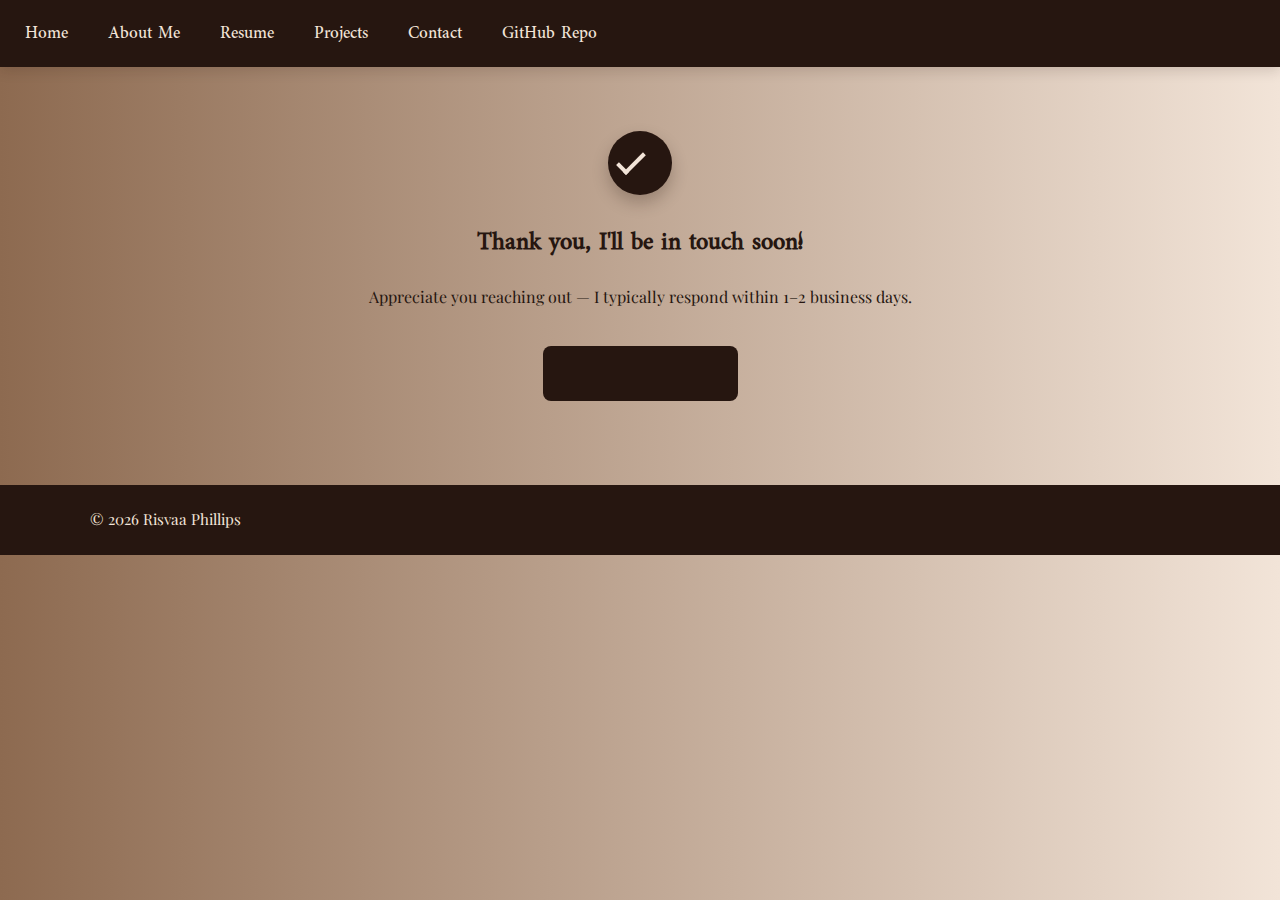
<file: thankyou.html>
<!DOCTYPE html>
<html lang="en">
<head>
  <meta charset="UTF-8">
  <meta name="viewport" content="width=device-width, initial-scale=1">
  <title>Thank You | Risvaa Phillips</title>
  <link rel="preconnect" href="https://fonts.googleapis.com">
  <link rel="preconnect" href="https://fonts.gstatic.com" crossorigin>
  <link href="https://fonts.googleapis.com/css2?family=Shafarik:wght@400&family=Playfair+Display:wght@400;500;600;700&display=swap" rel="stylesheet">
  <link rel="stylesheet" href="styles.css">
</head>
<body>
  <div class="topnav" id="myTopnav">
    <a href="index.html">Home</a>
    <a href="about.html">About Me</a>
    <a href="resume.html">Resume</a>
    <a href="projects.html">Projects</a>
    <a href="contact.html">Contact</a>
    <a href="https://github.com/risvaaphillips9/AiDD-risvphil-assignment05" target="_blank">GitHub Repo</a>
    <a href="javascript:void(0);" class="icon" onclick="myFunction()">
      <i class="fa fa-bars"></i>
    </a>
  </div>

  <main class="container" role="main">
    <section class="fade-in" style="text-align:center; padding: 40px 0;">
      <div class="checkmark-container" aria-hidden="true"><div class="checkmark"></div></div>
      <h2>Thank you, I'll be in touch soon!</h2>
      <p>Appreciate you reaching out — I typically respond within 1–2 business days.</p>
      <a href="index.html" class="cta-button">Return to Homepage</a>
    </section>
  </main>

  <footer class="site-footer" role="contentinfo">
    <div class="container">
      <p>© <span id="year"></span> Risvaa Phillips</p>
    </div>
  </footer>

  <script>
    document.getElementById('year').textContent = new Date().getFullYear();
    
    function myFunction() {
      var x = document.getElementById("myTopnav");
      if (x.className === "topnav") {
        x.className += " responsive";
      } else {
        x.className = "topnav";
      }
    }
  </script>
  <script src="script.js"></script>
</body>
</html>
</file>
<file: styles.css>
/* Base reset */
* { box-sizing: border-box; }
html, body { margin: 0; padding: 0; }
html { scroll-behavior: smooth; }

/* Compact project card (dark brown / beige) */
.compact-project-card { display: block; background: #261610; color: #F2E4D8; border-radius: 12px; overflow: hidden; border: 1px solid rgba(242,228,216,0.08); box-shadow: 0 6px 18px rgba(38,22,16,0.18); transition: transform 260ms ease, box-shadow 260ms ease, border-color 260ms ease; max-width: 720px; }
.compact-project-card a.compact-link { display: flex; gap: 14px; align-items: center; text-decoration: none; color: inherit; padding: 12px; }
.compact-media { flex: 0 0 96px; width: 96px; height: 64px; border-radius: 8px; overflow: hidden; }
.compact-thumb { width: 100%; height: 100%; object-fit: cover; display: block; transition: transform 300ms ease; }
.compact-body { flex: 1 1 auto; min-width: 0; }
.compact-title { margin: 0 0 4px 0; font-family: 'Shafarik', serif; font-size: 1.02rem; color: #F2E4D8; }
.compact-subtitle { margin: 0; font-family: 'Playfair Display', serif; color: rgba(242,228,216,0.9); font-size: 0.88rem; line-height: 1.3; }
.compact-project-card:hover, .compact-project-card:focus-within { transform: translateY(-6px) scale(1.02); box-shadow: 0 18px 36px rgba(38,22,16,0.28), 0 0 22px rgba(234,221,200,0.06); border-color: rgba(141,106,80,0.95); }
.compact-project-card:hover .compact-thumb { transform: scale(1.04); }

/* Project detail box (beige with dark brown text) */
.project-detail-box { background: #F2E4D8; color: #261610; border-radius: 12px; padding: 22px; margin: 28px 0 40px; box-shadow: 0 10px 26px rgba(38,22,16,0.06); border: 1px solid rgba(38,22,16,0.05); transition: transform 360ms ease, box-shadow 360ms ease; }
.project-detail-box h2 { margin-top: 0; font-family: 'Shafarik', serif; color: #261610; }
.project-detail-copy { font-family: 'Playfair Display', serif; line-height: 1.75; margin: 8px 0 0; color: #261610; }
.back-to-top { background: #261610; color: #F2E4D8; border: 0; padding: 10px 14px; border-radius: 8px; cursor: pointer; font-family: 'Shafarik', serif; transition: transform 180ms ease, box-shadow 180ms ease; }
.back-to-top:hover { transform: translateY(-3px); box-shadow: 0 10px 22px rgba(38,22,16,0.18); }

/* Fade-in helper (works with IntersectionObserver) */
.compact-project-card, .project-detail-box { opacity: 0; transform: translateY(10px); transition: opacity 600ms ease, transform 600ms ease; }
.compact-project-card.visible, .project-detail-box.visible { opacity: 1; transform: none; }

@media (max-width: 720px) {
  .compact-project-card a.compact-link { flex-direction: column; align-items: stretch; gap: 10px; padding: 10px; }
  .compact-media { width: 100%; height: 180px; flex: 0 0 auto; }
  .compact-thumb { border-radius: 8px; }
  .compact-title { font-size: 1.05rem; text-align: left; }
}

/* Inline description inside compact card */
.compact-inline-desc { margin-top: 10px; color: rgba(242,228,216,0.95); font-family: 'Playfair Display', serif; font-size: 0.95rem; line-height: 1.6; }
.compact-project-card .compact-inline-desc { display: block; }
.compact-project-card:hover .compact-inline-desc { color: #F2E4D8; }

body { 
  background: linear-gradient(to right, #8d6a50, #f2e4d8);
  font-family: 'Playfair Display', serif;
  line-height: 1.7; 
  color: #261610; 
  -webkit-font-smoothing: antialiased;
  -moz-osx-font-smoothing: grayscale;
}

/* Navigation Bar CSS Code has been taken from W3Schools */
/* The source to the Responsive Navigation Bar: https://www.w3schools.com/howto/howto_js_topnav_responsive.asp */

.topnav {
  background-color: #261610;
  overflow: hidden;
  padding: 5px;
  position: sticky;
  top: 0;
  z-index: 100;
  box-shadow: 0 4px 12px rgba(38,22,16,0.15);
  transition: box-shadow 300ms ease;
}

.topnav.scrolled {
  box-shadow: 0 6px 20px rgba(38,22,16,0.25);
  padding: 8px 20px;
}

.topnav a {
  font-family: 'Shafarik', serif;
  float: left;
  display: block;
  color: #F2E4D8;
  text-align: center;
  padding: 14px 20px;
  text-decoration: none;
  font-size: 17px;
  transition: all 200ms ease;
}

.topnav a:hover {
  background-color: rgba(242, 228, 216, 0.15);
  color: white;
}

.topnav a.active {
  background-color: #3a2418;
  color: white;
}

.topnav .icon {
  display: none;
  color: #F2E4D8;
}

/* Layout */
.container { max-width: 1140px; margin: 0 auto; padding: 0 20px; }

/* Hero Section */
.hero-section { margin: 40px 0 60px; }
.hero-content { 
  display: grid; 
  grid-template-columns: 2fr 1fr; 
  gap: 40px; 
  align-items: center; 
  min-height: 400px;
}
.hero-text { display: flex; align-items: center; }
.hero-box { 
  background: #261610; 
  color: #F2E4D8; 
  padding: 72px 48px; 
  border-radius: 14px; 
  box-shadow: 0 10px 30px rgba(38,22,16,0.22);
  transition: all 300ms ease;
  opacity: 0;
  transform: translateY(18px);
}
.hero-box.visible {
  opacity: 1;
  transform: translateY(0);
}
.hero-box:hover {
  transform: translateY(-4px);
  box-shadow: 0 12px 32px rgba(38,22,16,0.35);
}
.hero-heading {
  font-family: 'Shafarik', serif;
  font-size: 2.4rem;
  margin: 0 0 18px;
  color: #F2E4D8;
  letter-spacing: -0.02em;
}
.welcome-message { 
  font-family: 'Playfair Display', serif;
  font-size: 1.05rem; 
  margin: 0 0 18px; 
  font-weight: 400;
  line-height: 1.8;
  color: #F2E4D8;
}
.mission-statement { 
  font-family: 'Playfair Display', serif;
  font-size: 1rem; 
  margin: 0; 
  opacity: 0.95;
  line-height: 1.8;
  color: #F2E4D8;
}
.hero-inner {
  display: flex;
  align-items: center;
  justify-content: space-between;
  gap: 40px;
  max-width: 960px;
  margin: 0 auto;
}
.hero-image {
  flex: 0 0 240px; /* slightly larger image area */
  display: flex;
  justify-content: center;
  align-items: center;
}
.headshot {
  width: 220px;
  height: 220px;
  border-radius: 50%;
  border: 3px solid #EADDC8; /* thin beige border */
  object-fit: cover;
  box-shadow: 0 12px 30px rgba(38,22,16,0.18);
  transition: transform 240ms ease, opacity 240ms ease;
}
.headshot:hover {
  transform: scale(1.05);
  box-shadow: 0 12px 32px rgba(38,22,16,0.3);
}
.container a { color: #261610; }
.container a:hover { color: #261610; text-decoration: underline; }

main.container { padding: 24px 16px; scroll-behavior: smooth; }

.site-footer { background-color: #261610; padding: 22px 0; color: #F2E4D8; }
.site-footer a { color: #F2E4D8; }
.site-footer p { margin: 0; font-size: 0.95rem; }

/* Responsive navigation */
@media screen and (max-width: 600px) {
  .topnav a:not(:first-child) {display: none;}
  .topnav a.icon {
    float: right;
    display: block;
  }
}

@media screen and (max-width: 600px) {
  .topnav.responsive {position: relative;}
  .topnav.responsive .icon {
    position: absolute;
    right: 0;
    top: 0;
  }
  .topnav.responsive a {
    float: none;
    display: block;
    text-align: left;
  }
}

/* Responsive hero section */
@media screen and (max-width: 992px) {
  .hero-inner { flex-direction: column; text-align: center; }
  .hero-image { flex: 0 0 auto; }
  .hero-box { padding: 60px 24px; }
  .headshot { width: 160px; height: 160px; }
}

/* Fade-in animation for hero box */
.fade-in { opacity: 0; transform: translateY(12px); transition: opacity 700ms ease, transform 700ms ease; }
.fade-in.visible { opacity: 1; transform: translateY(0); }

/* About */
.about { display: grid; grid-template-columns: 120px 1fr; gap: 16px; align-items: start; }
.about-photo { width: 120px; height: 120px; object-fit: cover; border-radius: 50%; border: 3px solid #EADDC8; }

/* About page hero */
.about-hero {
  background: linear-gradient(to right, #261610, #8d6a50);
  /* pull up to cover parent container top padding (24px) so body bg doesn't show */
  margin-top: -24px;
  padding: 108px 28px 84px; /* increased top padding to compensate for negative margin */
  /* full-bleed: stretch to viewport width and remove rounded corners on the outer edge */
  width: 100vw;
  margin-left: calc(50% - 50vw);
  margin-right: calc(50% - 50vw);
  border-radius: 0 0 14px 14px; /* keep bottom rounding only */
  margin-bottom: 0; /* remove gap so next full-bleed sits flush */
  color: #F2E4D8;
}
.about-hero-inner { max-width: 1200px; margin: 0 auto; display: flex; justify-content: center; }
.about-title { font-family: 'Shafarik', serif; text-align: center; font-size: 2.6rem; margin: 0 0 18px; color: #F2E4D8; }
.about-lead, .about-note { font-family: 'Playfair Display', serif; text-align: left; color: #F2E4D8; max-width: 960px; margin: 0 auto 18px; font-size: 1.05rem; line-height: 1.85; }
.about-sample { display: block; margin: 28px auto 0; max-width: 1000px; width: 100%; border-radius: 22px; box-shadow: 0 12px 28px rgba(38,22,16,0.2); }

/* Journey Section */
.journey-section { background-color: #F2E4D8; padding: 80px 36px 64px; border-radius: 0 0 18px 18px; margin: 0; width: 100vw; margin-left: calc(50% - 50vw); margin-right: calc(50% - 50vw); }
.container-flex { max-width: 1200px; margin: 0 auto; display: flex; gap: 48px; align-items: center; }
.journey-image { flex: 1 1 46%; }
.journey-img { width: 100%; height: auto; border-radius: 20px; object-fit: cover; box-shadow: 0 12px 28px rgba(38,22,16,0.08); }
.journey-copy { flex: 1 1 54%; }
.journey-title { text-align: center; margin: 0 0 20px; font-family: 'Shafarik', serif; color: #3a2418; font-size: 2.2rem; }
.journey-copy p { color: #3a2418; font-family: 'Playfair Display', serif; line-height: 1.9; font-size: 1.05rem; }

/* Facts Section */
.facts-section { background: linear-gradient(to right, #261610, #8d6a50); padding: 72px 20px 48px; border-radius: 0 0 16px 16px; margin: 0 0 -40px 0; color: #F2E4D8; width: 100vw; margin-left: calc(50% - 50vw); margin-right: calc(50% - 50vw); }
.facts-inner { max-width: 1100px; margin: 0 auto; }
.facts-title { text-align: center; font-family: 'Shafarik', serif; margin: 0 0 28px; color: #F2E4D8; font-size: 1.6rem; }
.facts-grid { display: grid; grid-template-columns: repeat(auto-fit, minmax(260px, 1fr)); gap: 20px; }
.fact-box { background: #F2E4D8; color: #261610; padding: 22px; border-radius: 12px; font-family: 'Playfair Display', serif; box-shadow: 0 8px 20px rgba(38,22,16,0.10); }

@media screen and (max-width: 992px) {
  .container-flex { flex-direction: column-reverse; }
  .journey-title { text-align: center; }
  /* Keep hero lead centered on smaller screens */
  .about-lead, .about-note { text-align: center; }
  /* smaller container padding on narrow screens is 24px; compensate so full-bleed sections still touch */
  .about-hero { margin-top: -16px; padding-top: 92px; }
  .facts-section { padding-bottom: 40px; }
  /* avoid extra gap under facts on mobile */
  .facts-section { margin-bottom: -16px; }
}

/* Projects */
.projects { margin: 40px 0 60px; }
.projects-intro { 
  margin-bottom: 48px; 
  text-align: center;
  padding: 0 20px;
}
.projects-intro h1 { 
  margin: 0 0 20px; 
  font-size: 2.4rem; 
  color: #261610;
  font-family: 'Shafarik', serif;
}
.projects-intro p { 
  margin: 0 auto; 
  color: #3a2418; 
  max-width: 800px;
  font-size: 1.1rem;
  line-height: 1.7;
  font-family: 'Playfair Display', serif;
}

/* Project detail sections */
.project-detail {
  background: linear-gradient(135deg, #F2E4D8, #EADDC8);
  border-radius: 20px;
  padding: 48px 40px;
  margin: 64px 20px;
  box-shadow: 0 12px 32px rgba(38,22,16,0.15);
  border: 1px solid rgba(38,22,16,0.1);
  position: relative;
  overflow: hidden;
}

.project-detail::before {
  content: '';
  position: absolute;
  top: 0;
  left: 0;
  right: 0;
  height: 6px;
  background: linear-gradient(90deg, #261610, #8d6a50);
}

.project-detail h2 {
  margin: 0 0 32px 0;
  font-size: 2.2rem;
  color: #261610;
  font-family: 'Shafarik', serif;
  position: relative;
}

.project-detail h3 {
  margin: 28px 0 16px 0;
  font-size: 1.4rem;
  color: #3a2418;
  font-family: 'Shafarik', serif;
}

.project-detail p {
  margin: 0 0 20px 0;
  color: #3a2418;
  line-height: 1.8;
  font-family: 'Playfair Display', serif;
  font-size: 1.05rem;
}

.project-detail ul {
  margin: 16px 0 24px 0;
  padding-left: 24px;
}

.project-detail li {
  margin: 8px 0;
  color: #3a2418;
  line-height: 1.7;
  font-family: 'Playfair Display', serif;
  font-size: 1.05rem;
}

/* Special styling for the first project (dashboard) */
#project-dashboard {
  background: linear-gradient(135deg, #261610, #3a2418);
  color: #F2E4D8;
  border-color: rgba(242,228,216,0.1);
}

#project-dashboard h2,
#project-dashboard h3 {
  color: #F2E4D8;
}

#project-dashboard p,
#project-dashboard li {
  color: rgba(242,228,216,0.95);
}

#project-dashboard::before {
  background: linear-gradient(90deg, #8d6a50, #F2E4D8);
}

.projects-gallery {
  display: grid;
  grid-template-columns: repeat(auto-fit, minmax(400px, 1fr));
  gap: 32px;
  margin: 48px 0 64px;
  padding: 0 20px;
}
.projects-gallery figure {
  margin: 0;
  background: linear-gradient(135deg, #F2E4D8, #EADDC8);
  border: 2px solid rgba(38,22,16,0.1);
  border-radius: 16px;
  overflow: hidden;
  box-shadow: 0 8px 24px rgba(38,22,16,0.12);
  transition: all 300ms ease;
  position: relative;
}
.projects-gallery figure:hover {
  transform: translateY(-8px) scale(1.02);
  box-shadow: 0 16px 40px rgba(38,22,16,0.2);
  border-color: rgba(38,22,16,0.2);
}
.projects-gallery a { 
  display: block; 
  color: inherit; 
  text-decoration: none; 
  height: 100%;
}
.projects-gallery img { 
  width: 100%; 
  height: 280px; 
  object-fit: cover; 
  display: block;
  transition: transform 300ms ease;
}
.projects-gallery figure:hover img {
  transform: scale(1.05);
}
.projects-gallery figcaption { 
  padding: 24px 28px; 
  background: transparent; 
  color: #261610; 
  line-height: 1.6;
  position: relative;
}
.projects-gallery figcaption::before {
  content: '';
  position: absolute;
  top: 0;
  left: 0;
  right: 0;
  height: 4px;
  background: linear-gradient(90deg, #261610, #8d6a50);
}
.projects-gallery h3 { 
  margin: 0 0 12px; 
  font-size: 1.3rem; 
  font-family: 'Shafarik', serif;
  color: #261610;
}
.projects-gallery p { 
  margin: 0; 
  font-size: 1rem; 
  color: #6b4c3f;
  font-family: 'Playfair Display', serif;
  font-weight: 500;
}

@media (max-width: 780px) {
  .projects-gallery {
    grid-template-columns: 1fr;
    gap: 24px;
    margin: 32px 0 48px;
  }
  .projects-gallery img { 
    height: 220px; 
  }
  .project-detail {
    padding: 32px 24px;
    margin: 48px 10px;
  }
  .project-detail h2 {
    font-size: 1.8rem;
  }
}

.projects-grid { display: grid; grid-template-columns: repeat(auto-fit, minmax(220px, 1fr)); gap: 16px; }
.project-card { border: 1px solid #EADDC8; border-radius: 10px; padding: 14px; background: #F2E4D8; transition: all 260ms ease; overflow: hidden; box-shadow: 0 2px 8px rgba(38,22,16,0.06); max-width: 760px; margin: 0 auto; }
.project-card:hover, .project-card:focus { transform: translateY(-4px); box-shadow: 0 10px 20px rgba(38,22,16,0.12); background: #EADDC8; }
.project-card ul { margin: 6px 0 0 16px; }
.project-image { width: 100%; height: 120px; object-fit: cover; border-radius: 6px; border: 1px solid #EADDC8; }

/* Smaller variant for the card media used in the grid to keep images compact */
.card-media { width: 100%; max-height: 120px; overflow: hidden; border-radius: 8px; }
.card-media img { width: 100%; height: 100%; object-fit: cover; display: block; }

/* Forms */
.form-field { margin-bottom: 16px; display: flex; flex-direction: column; }
label { font-weight: 600; margin-bottom: 6px; color: #261610; }
input, textarea { padding: 12px 14px; border: 1px solid #EADDC8; border-radius: 8px; font-size: 16px; background: #F2E4D8; color: #261610; transition: all 200ms ease; font-family: inherit; }
input:focus, textarea:focus { outline: none; border-color: #261610; box-shadow: 0 0 0 3px rgba(38,22,16,0.15); background: #EADDC8; }
textarea { resize: vertical; min-height: 100px; }
button { background: #261610; color: #F2E4D8; border: 0; padding: 12px 20px; border-radius: 8px; cursor: pointer; font-size: 16px; font-weight: 500; transition: all 200ms ease; }
button:hover { background: #1a0f0a; box-shadow: 0 6px 16px rgba(38,22,16,0.25); transform: translateY(-2px); }
.error { color: #b91c1c; min-height: 1.2em; }
/* Animations */
.fade-in { opacity: 0; transform: translateY(8px); transition: opacity 600ms ease, transform 600ms ease; }
.fade-in.visible { opacity: 1; transform: none; }
/* Thank you checkmark */
.checkmark-container { display: inline-block; width: 64px; height: 64px; border-radius: 50%; background: #261610; position: relative; box-shadow: 0 8px 16px rgba(38,22,16,0.25); }
.checkmark { position: absolute; left: 18px; top: 30px; width: 28px; height: 14px; border-left: 4px solid #F2E4D8; border-bottom: 4px solid #F2E4D8; transform: rotate(-45deg); transform-origin: left bottom; opacity: 0; animation: draw 700ms ease forwards 300ms; }
@keyframes draw { to { opacity: 1; } }

/* Skills Section */
.skills-section { margin: 140px 0 20px; }
.skills-grid { display: grid; grid-template-columns: repeat(auto-fit, minmax(300px, 1fr)); gap: 20px; margin: 24px 0; }
.skill-card { 
  background: linear-gradient(to right, #261610, #3a2418); 
  border: 1px solid rgba(234,221,200,0.12); 
  border-radius: 12px; 
  padding: 24px; 
  text-align: center; 
  transition: all 300ms ease; 
  box-shadow: 0 6px 18px rgba(38,22,16,0.18);
  opacity: 0;
  transform: translateY(20px);
}
.skill-card.visible { 
  opacity: 1; 
  transform: translateY(0);
}
.skill-card:hover { 
  transform: translateY(-4px) scale(1.02); 
  box-shadow: 0 18px 36px rgba(38,22,16,0.22); 
  filter: brightness(1.08);
}
.skill-card h3 { 
  color: #F2E4D8; 
  margin: 0 0 12px; 
  font-size: 1.2em; 
  font-weight: 600; 
  font-family: 'Shafarik', serif;
}
.skill-card p { 
  color: rgba(242,228,216,0.95); 
  margin: 0; 
  line-height: 1.5; 
  font-family: 'Playfair Display', serif;
}

/* CTA Button */
.cta-button { 
  display: inline-block; 
  background: #261610; 
  color: #F2E4D8; 
  text-decoration: none; 
  padding: 14px 28px; 
  border-radius: 8px; 
  font-weight: 500; 
  font-family: 'Shafarik', serif;
  transition: all 200ms ease; 
  margin: 20px 10px; 
}
.cta-button:hover { 
  background: #1a0f0a; 
  transform: translateY(-2px) scale(1.05); 
  box-shadow: 0 6px 16px rgba(38,22,16,0.25); 
}

/* Download Button */
.download-button {
  display: inline-block;
  background: #261610;
  color: #F2E4D8;
  text-decoration: none;
  padding: 12px 24px;
  border-radius: 8px;
  font-weight: 500;
  font-family: 'Shafarik', serif;
  transition: all 200ms ease;
  margin: 16px 0;
  border: 2px solid #261610;
}
.download-button:hover {
  background: #F2E4D8;
  color: #261610;
  transform: translateY(-2px);
  box-shadow: 0 6px 16px rgba(38,22,16,0.25);
}

/* Resume Button Styles */
.resume-actions {
  margin-top: 32px;
  padding-top: 24px;
  border-top: 1px solid rgba(242,228,216,0.2);
}

.resume-button-container {
  display: flex;
  gap: 16px;
  justify-content: center;
  flex-wrap: wrap;
}

.resume-btn {
  display: inline-flex;
  align-items: center;
  gap: 8px;
  padding: 14px 24px;
  border-radius: 12px;
  text-decoration: none;
  font-family: 'Shafarik', serif;
  font-weight: 500;
  font-size: 1rem;
  transition: all 300ms ease;
  position: relative;
  overflow: hidden;
  min-width: 160px;
  justify-content: center;
}

.resume-btn::before {
  content: '';
  position: absolute;
  top: 0;
  left: -100%;
  width: 100%;
  height: 100%;
  background: linear-gradient(90deg, transparent, rgba(255,255,255,0.2), transparent);
  transition: left 500ms ease;
}

.resume-btn:hover::before {
  left: 100%;
}

.resume-btn.primary {
  background: linear-gradient(135deg, #8d6a50, #F2E4D8);
  color: #261610;
  border: 2px solid #8d6a50;
  box-shadow: 0 4px 15px rgba(141,106,80,0.3);
}

.resume-btn.primary:hover {
  transform: translateY(-3px) scale(1.05);
  box-shadow: 0 8px 25px rgba(141,106,80,0.4);
  background: linear-gradient(135deg, #F2E4D8, #8d6a50);
}

.resume-btn.secondary {
  background: linear-gradient(135deg, #261610, #3a2418);
  color: #F2E4D8;
  border: 2px solid #261610;
  box-shadow: 0 4px 15px rgba(38,22,16,0.3);
}

.resume-btn.secondary:hover {
  transform: translateY(-3px) scale(1.05);
  box-shadow: 0 8px 25px rgba(38,22,16,0.4);
  background: linear-gradient(135deg, #3a2418, #261610);
}

.btn-icon {
  font-size: 1.2rem;
  transition: transform 300ms ease;
}

.resume-btn:hover .btn-icon {
  transform: scale(1.2);
}

.btn-text {
  font-weight: 600;
  letter-spacing: 0.5px;
}

/* Responsive adjustments for resume buttons */
@media (max-width: 640px) {
  .resume-button-container {
    flex-direction: column;
    align-items: center;
  }
  
  .resume-btn {
    width: 100%;
    max-width: 280px;
  }
}

/* Resume Header */
.resume-header {
  text-align: center;
  margin-bottom: 32px;
  padding: 24px 0;
}
.resume-header h1 {
  margin: 0 0 16px;
  font-size: 2.2em;
  color: #261610;
}

/* Typography */
h1, h2, h3, h4, h5, h6 { font-family: 'Shafarik', serif; }
p, li, span, div { font-family: 'Playfair Display', serif; }

/* Utility */
.resume-section + .resume-section { margin-top: 24px; }


/* Responsive tweaks */
@media (max-width: 640px) {
  .about { grid-template-columns: 1fr; }
  .about-photo { width: 96px; height: 96px; }
  /* Reduce skills top margin for small screens */
  .skills-section { margin: 60px 0 20px; }
}

/* Featured project card styles */
.featured-project {
  display: grid;
  grid-template-columns: 1fr 1fr;
  gap: 28px;
  align-items: start;
  background: linear-gradient(180deg, rgba(242,228,216,0.95), rgba(242,228,216,0.9));
  border-radius: 12px;
  padding: 22px;
  box-shadow: 0 8px 18px rgba(38,22,16,0.12);
  transition: transform 200ms ease, box-shadow 200ms ease;
}
.featured-project:focus,
.featured-project:hover {
  transform: translateY(-6px);
  box-shadow: 0 18px 34px rgba(38,22,16,0.18);
}
.featured-media {
  width: 100%;
  height: 100%;
  overflow: hidden;
  display: flex;
  align-items: center;
  justify-content: center;
  border-radius: 8px;
}
.featured-media img.project-image {
  width: 100%;
  height: auto;
  display: block;
  border-radius: 8px;
  object-fit: cover;
}
.featured-content {
  display: flex;
  flex-direction: column;
  gap: 12px;
}
.featured-header .featured-title {
  margin: 0 0 4px 0;
  font-family: 'Shafarik', 'Playfair Display', serif;
  color: #261610;
  font-size: 1.35rem;
}
.featured-subtitle {
  margin: 0;
  color: #6b4c3f;
  font-size: 0.95rem;
}
.featured-overview p {
  margin: 0;
  color: #261610;
  line-height: 1.55;
}
.featured-panels {
  display: grid;
  grid-template-columns: repeat(3, 1fr);
  gap: 12px;
  margin-top: 6px;
}
.feature-panel {
  background: #fff;
  border-radius: 8px;
  padding: 12px;
  box-shadow: 0 6px 14px rgba(38,22,16,0.06);
}
.panel-title {
  margin: 0 0 6px 0;
  font-weight: 700;
  color: #3a2418;
}
.panel-body {
  margin: 0;
  color: #4c372f;
  font-size: 0.95rem;
}

/* Responsive: stack on small screens */
@media (max-width: 880px) {
  .featured-project {
    grid-template-columns: 1fr;
  }
  .featured-panels {
    grid-template-columns: 1fr;
  }
  .featured-media img.project-image {
    max-height: 260px;
    object-fit: cover;
  }
}

/* Compact project summary card */
.project-summary { display: flex; gap: 18px; align-items: flex-start; padding: 16px; }
.summary-media { flex: 0 0 120px; }
.summary-thumb { width: 120px; height: 84px; object-fit: cover; border-radius: 8px; border: 1px solid #EADDC8; box-shadow: 0 6px 12px rgba(38,22,16,0.06); }
.summary-content { flex: 1 1 auto; }
.summary-content h3 { margin: 0 0 6px 0; font-size: 1.05rem; color: #261610; }
.summary-meta { margin: 0 0 8px 0; color: #6b4c3f; font-size: 0.9rem; }
.summary-text { margin: 0 0 12px 0; color: #3a2418; font-size: 0.95rem; line-height: 1.5; }
.summary-cta { display: flex; gap: 10px; }
.project-summary .cta-button { padding: 10px 14px; font-size: 0.95rem; }
.project-summary .download-button { padding: 8px 12px; font-size: 0.9rem; }

@media (max-width: 680px) {
  .project-summary { flex-direction: column; align-items: stretch; }
  .summary-media { flex: 0 0 auto; display: flex; justify-content: center; }
  .summary-thumb { width: 60%; height: auto; max-width: 240px; }
  /* make grid cards more compact on small screens */
  .projects-grid { grid-template-columns: 1fr; gap: 14px; }
  .project-card { padding: 12px; }
  .project-image, .card-media { max-height: 160px; }
}

/* Project details section styling */
.project-details-section { background: #F2E4D8; border-radius: 12px; padding: 40px 28px; margin: 28px 0 64px; box-shadow: 0 10px 26px rgba(38,22,16,0.06); line-height: 1.85; }
.project-details-section h2 { margin-top: 0; font-family: 'Shafarik', serif; color: #261610; }
.project-details-section .lead { color: #3a2418; font-family: 'Playfair Display', serif; }
.project-details-section ul { color: #3a2418; }

/* Smooth scroll behavior */
html { scroll-behavior: smooth; }
</file>
